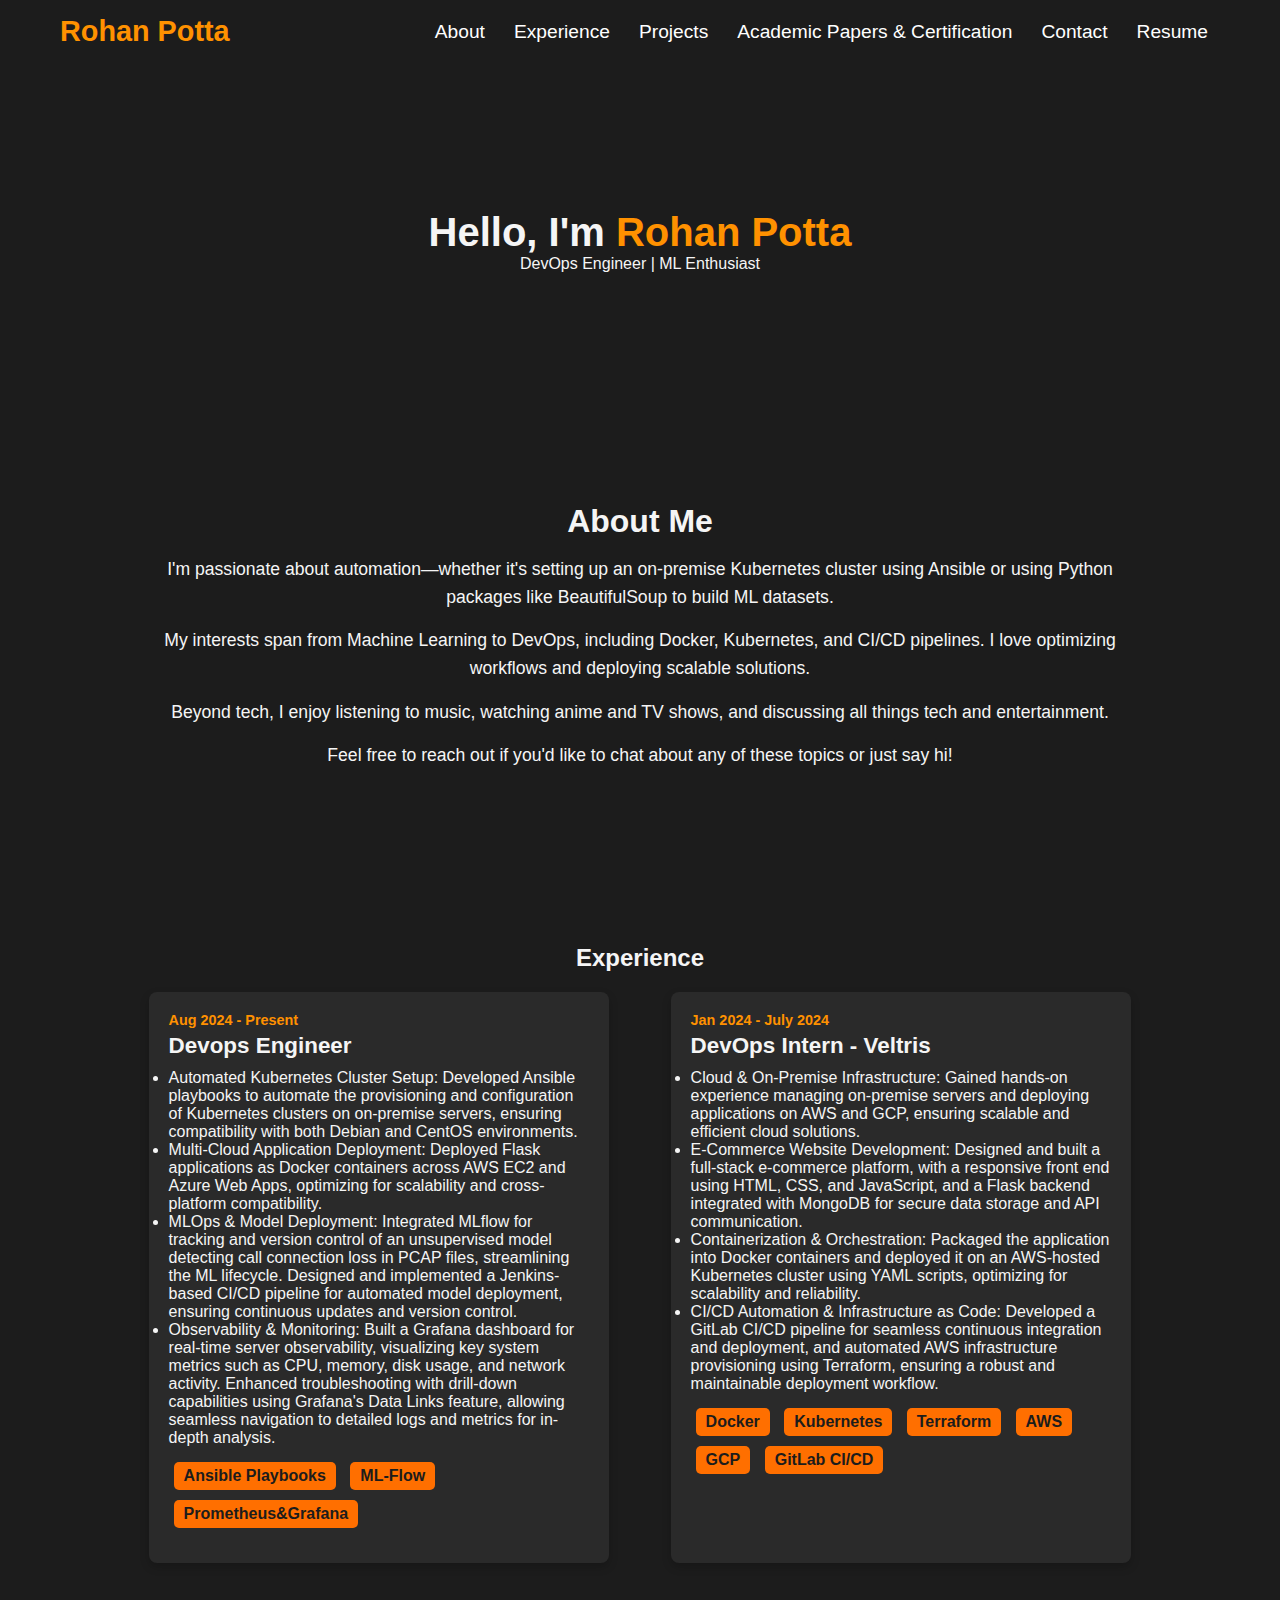
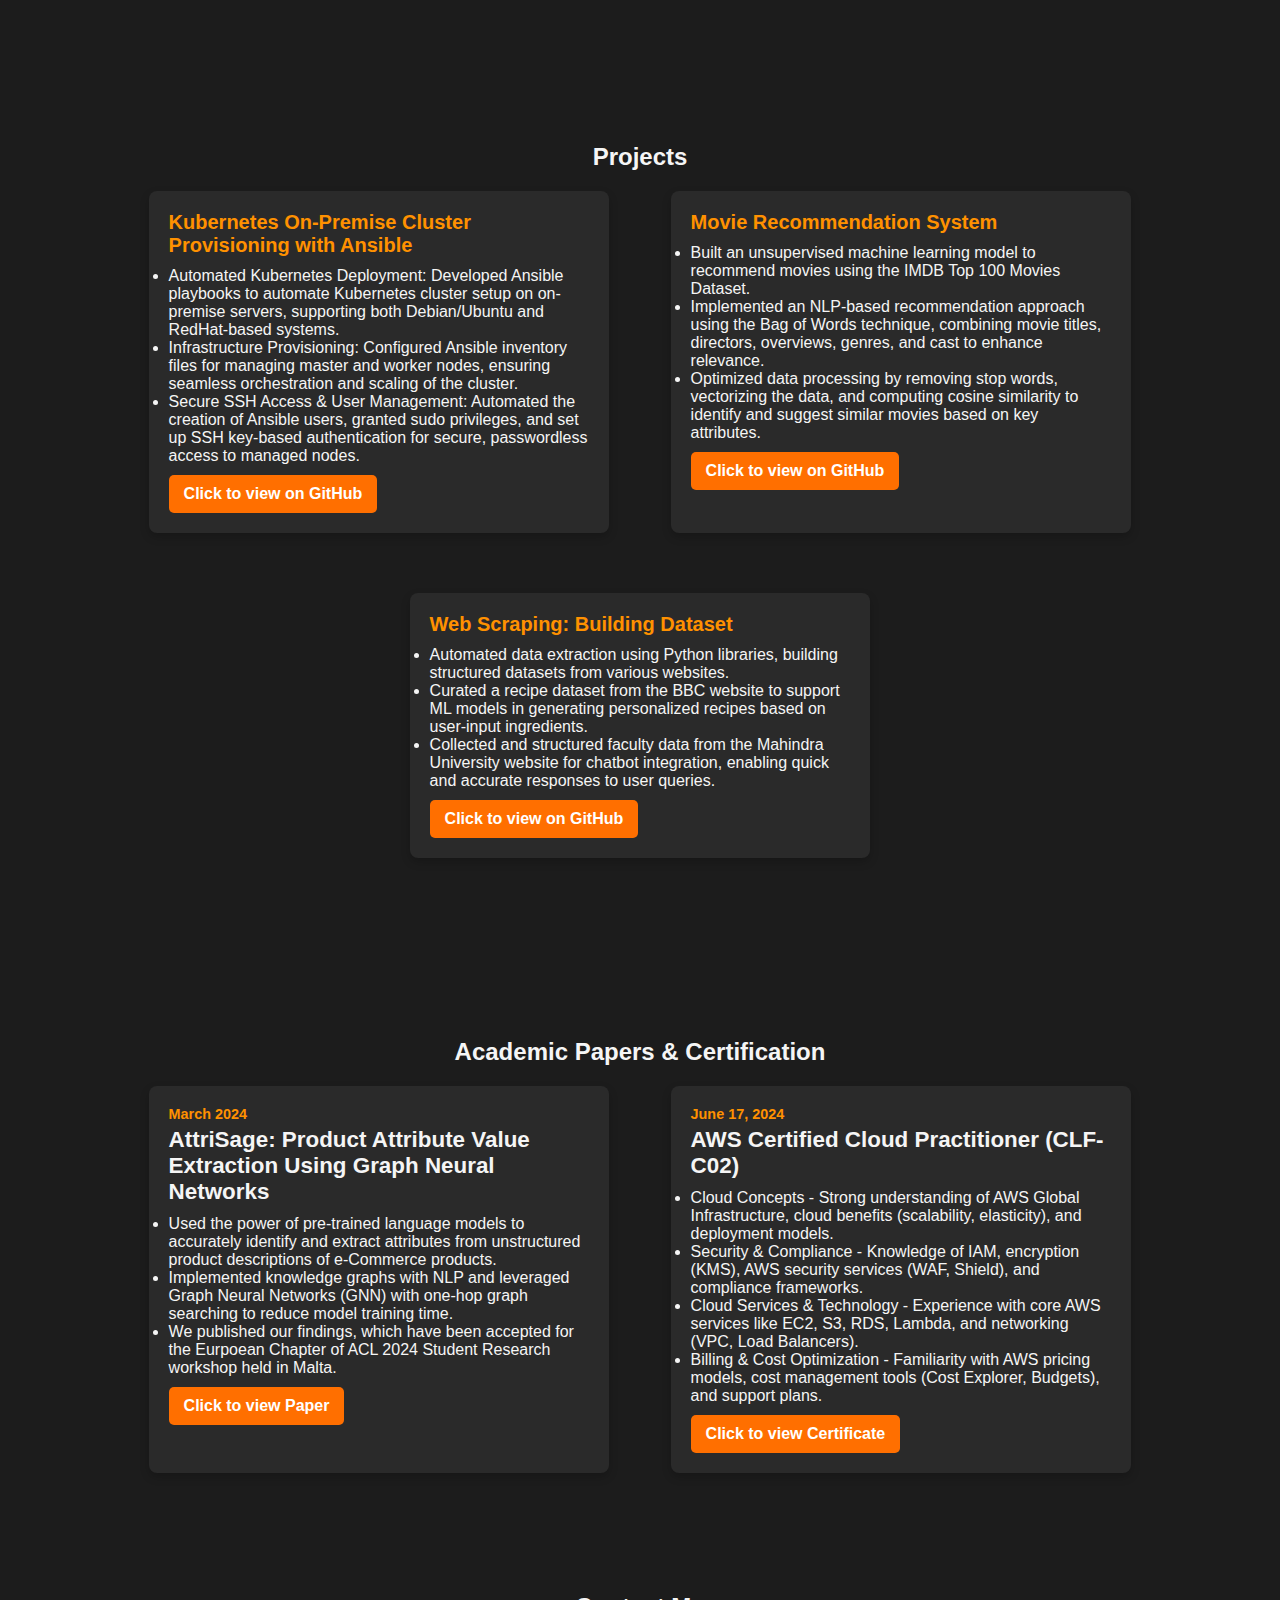
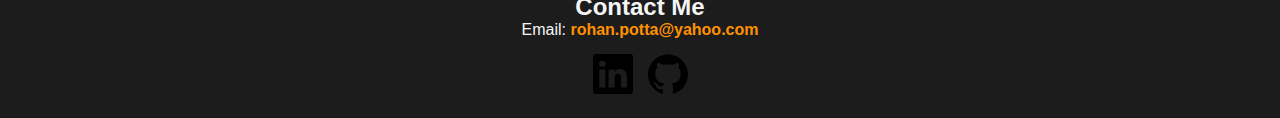
<file: index.html>
<!DOCTYPE html>
<html lang="en">
  <head>
    <meta charset="UTF-8" />
    <meta name="viewport" content="width=device-width, initial-scale=1.0" />
    <title>Portfolio</title>
    <link rel="stylesheet" href="styles.css" />
  </head>

  <body>
    <header>
      <nav>
        <div class="logo">Rohan Potta</div>
        <ul class="nav-links">
          <li><a href="#about">About</a></li>
          <li><a href="#experience">Experience</a></li>
          <li><a href="#projects">Projects</a></li>
          <li><a href="#certification">Academic Papers & Certification</a></li>
          <li><a href="#contact">Contact</a></li>
          <li>
            <a
              href="https://drive.google.com/file/d/1PVx97YilLZSlaDbV8SIs3SwPO1ZHGLB5/view?usp=sharing"
              target="_blank"
              >Resume</a
            >
          </li>
        </ul>
      </nav>
    </header>

    <section id="hero">
      <h1>Hello, I'm <span>Rohan Potta</span></h1>
      <p>DevOps Engineer | ML Enthusiast</p>
    </section>

    <section id="about">
      <h2>About Me</h2>
      <p>
        I'm passionate about automation—whether it's setting up an on-premise
        Kubernetes cluster using Ansible or using Python packages like
        BeautifulSoup to build ML datasets.
      </p>
      <p>
        My interests span from Machine Learning to DevOps, including Docker,
        Kubernetes, and CI/CD pipelines. I love optimizing workflows and
        deploying scalable solutions.
      </p>
      <p>
        Beyond tech, I enjoy listening to music, watching anime and TV shows,
        and discussing all things tech and entertainment.
      </p>
      <p>
        Feel free to reach out if you'd like to chat about any of these topics
        or just say hi!
      </p>
    </section>

    <section id="experience">
      <h2>Experience</h2>
      <div class="experience-container">
        <!-- experience 1 -->
        <div class="experience-card">
          <p class="exp-date">Aug 2024 - Present</p>
          <h3 class="exp-title">Devops Engineer</h3>
          <p class="exp-description"></p>
          <ul>
            <li>
              Automated Kubernetes Cluster Setup: Developed Ansible playbooks to
              automate the provisioning and configuration of Kubernetes clusters
              on on-premise servers, ensuring compatibility with both Debian and
              CentOS environments.
            </li>
            <li>
              Multi-Cloud Application Deployment: Deployed Flask applications as
              Docker containers across AWS EC2 and Azure Web Apps, optimizing
              for scalability and cross-platform compatibility.
            </li>
            <li>
              MLOps & Model Deployment: Integrated MLflow for tracking and
              version control of an unsupervised model detecting call connection
              loss in PCAP files, streamlining the ML lifecycle. Designed and
              implemented a Jenkins-based CI/CD pipeline for automated model
              deployment, ensuring continuous updates and version control.
            </li>
            <li>
              Observability & Monitoring: Built a Grafana dashboard for
              real-time server observability, visualizing key system metrics
              such as CPU, memory, disk usage, and network activity. Enhanced
              troubleshooting with drill-down capabilities using Grafana's Data
              Links feature, allowing seamless navigation to detailed logs and
              metrics for in-depth analysis.
            </li>
          </ul>

          <ul class="exp-tech">
            <li>Ansible Playbooks</li>
            <li>ML-Flow</li>
            <li>Prometheus&Grafana</li>
          </ul>
        </div>
        <!-- experience 2 -->
        <div class="experience-card">
          <p class="exp-date">Jan 2024 - July 2024</p>
          <h3 class="exp-title">DevOps Intern - Veltris</h3>
          <p class="exp-description"></p>
          <ul>
            <li>
              Cloud & On-Premise Infrastructure: Gained hands-on experience
              managing on-premise servers and deploying applications on AWS and
              GCP, ensuring scalable and efficient cloud solutions.
            </li>
            <li>
              E-Commerce Website Development: Designed and built a full-stack
              e-commerce platform, with a responsive front end using HTML, CSS,
              and JavaScript, and a Flask backend integrated with MongoDB for
              secure data storage and API communication.
            </li>
            <li>
              Containerization & Orchestration: Packaged the application into
              Docker containers and deployed it on an AWS-hosted Kubernetes
              cluster using YAML scripts, optimizing for scalability and
              reliability.
            </li>
            <li>
              CI/CD Automation & Infrastructure as Code: Developed a GitLab
              CI/CD pipeline for seamless continuous integration and deployment,
              and automated AWS infrastructure provisioning using Terraform,
              ensuring a robust and maintainable deployment workflow.
            </li>
          </ul>

          <ul class="exp-tech">
            <li>Docker</li>
            <li>Kubernetes</li>
            <li>Terraform</li>
            <li>AWS</li>
            <li>GCP</li>
            <li>GitLab CI/CD</li>
          </ul>
        </div>
      </div>
    </section>

    <section id="projects">
      <h2>Projects</h2>
      <div class="projects-container">
        <!-- Project 1 -->
        <div class="project-card">
          <h3>Kubernetes On-Premise Cluster Provisioning with Ansible</h3>
          <ul>
            <li>
              Automated Kubernetes Deployment: Developed Ansible playbooks to
              automate Kubernetes cluster setup on on-premise servers,
              supporting both Debian/Ubuntu and RedHat-based systems.
            </li>
            <li>
              Infrastructure Provisioning: Configured Ansible inventory files
              for managing master and worker nodes, ensuring seamless
              orchestration and scaling of the cluster.
            </li>
            <li>
              Secure SSH Access & User Management: Automated the creation of
              Ansible users, granted sudo privileges, and set up SSH key-based
              authentication for secure, passwordless access to managed nodes.
            </li>
          </ul>
          <a
            href="https://github.com/Rohan-Potta/k8s-onprem-ansible"
            target="_blank"
            class="github-button"
            >Click to view on GitHub</a
          >
        </div>

        <!-- Project 2 -->
        <div class="project-card">
          <h3>Movie Recommendation System</h3>
          <ul>
            <li>
              Built an unsupervised machine learning model to recommend movies
              using the IMDB Top 100 Movies Dataset.
            </li>
            <li>
              Implemented an NLP-based recommendation approach using the Bag of
              Words technique, combining movie titles, directors, overviews,
              genres, and cast to enhance relevance.
            </li>
            <li>
              Optimized data processing by removing stop words, vectorizing the
              data, and computing cosine similarity to identify and suggest
              similar movies based on key attributes.
            </li>
          </ul>
          <a
            href="https://github.com/Rohan-Potta/ml-movie-recommendation"
            target="_blank"
            class="github-button"
            >Click to view on GitHub</a
          >
        </div>

        <!-- Project 3 -->
        <div class="project-card">
          <h3>Web Scraping: Building Dataset</h3>
          <ul>
            <li>
              Automated data extraction using Python libraries, building
              structured datasets from various websites.
            </li>
            <li>
              Curated a recipe dataset from the BBC website to support ML models
              in generating personalized recipes based on user-input
              ingredients.
            </li>
            <li>
              Collected and structured faculty data from the Mahindra University
              website for chatbot integration, enabling quick and accurate
              responses to user queries.
            </li>
          </ul>
          <a
            href="https://github.com/Rohan-Potta/WebScraping"
            target="_blank"
            class="github-button"
            >Click to view on GitHub</a
          >
        </div>
      </div>
    </section>

    <section id="certification">
      <h2>Academic Papers & Certification</h2>
      <div class="certification-container">
        <!-- certification 1 -->
        <div class="certification-card">
          <p class="certification-date">March 2024</p>
          <h3 class="certification-title">AttriSage: Product Attribute Value Extraction Using Graph Neural Networks</h3>
          <p class="certification-description"></p>
          <ul>
            <li>
              Used the power of pre-trained language models to accurately
              identify and extract attributes from unstructured product
              descriptions of e-Commerce products.
            </li>
            <li>
              Implemented knowledge graphs with NLP and leveraged Graph Neural
              Networks (GNN) with one-hop graph searching to reduce model
              training time.
            </li>
            <li>
              We published our findings, which have been accepted for the
              Eurpoean Chapter of ACL 2024 Student Research workshop held in
              Malta.
            </li>
          <!-- </ul>
          <ul class="certification-tech">
            <li>Ansible Playbooks</li>
            <li>ML-Flow</li>
            <li>Prometheus&Grafana</li>
          </ul> -->
          <a
          href="https://aclanthology.org/2024.eacl-srw.8/"
          target="_blank"
          class="github-button"
          >Click to view Paper</a
        >
        </div>
        <!-- certification 2 -->
        <div class="certification-card">
          <p class="certification-date">June 17, 2024</p>
          <h3 class="certification-title">AWS Certified Cloud Practitioner (CLF-C02)</h3>
          <p class="certification-description"></p>
          <ul>
            <li>
              Cloud Concepts - Strong understanding of AWS Global Infrastructure, cloud benefits (scalability, elasticity), and deployment models.
            </li>
            <li>
              Security & Compliance - Knowledge of IAM, encryption (KMS), AWS security services (WAF, Shield), and compliance frameworks.
            </li>
            <li>
              Cloud Services & Technology - Experience with core AWS services like EC2, S3, RDS, Lambda, and networking (VPC, Load Balancers).
            </li>
            <li>
              Billing & Cost Optimization - Familiarity with AWS pricing models, cost management tools (Cost Explorer, Budgets), and support plans.
            </li>
          </ul>

          <!-- <ul class="certification-tech">
            <li>Docker</li>
            <li>Kubernetes</li>
            <li>Terraform</li>
            <li>AWS</li>
            <li>GCP</li>
            <li>GitLab CI/CD</li>
          </ul> -->
          <a
          href="https://drive.google.com/file/d/1gk5iLp6-vSuqVZQIf7b3ewXQqJQ-95Qt/view?usp=sharing"
          target="_blank"
          class="github-button"
          >Click to view Certificate</a
        >
        </div>
      </div>
    </section>

    <section id="contact">
      <h2>Contact Me</h2>
      <p>
        Email:
        <a href="mailto:rohan.potta@yahoo.com" class="contact-link"
          >rohan.potta@yahoo.com</a
        >
      </p>

      <div class="contact-icons">
        <a
          href="https://www.linkedin.com/in/rohan-potta/"
          target="_blank"
          class="social-icon"
        >
          <img src="icons/linkedin.svg" alt="LinkedIn" />
        </a>

        <a
          href="https://github.com/Rohan-Potta"
          target="_blank"
          class="social-icon"
        >
          <img src="icons/github.svg" alt="GitHub" />
        </a>
      </div>
    </section>
  </body>
</html>
</file>
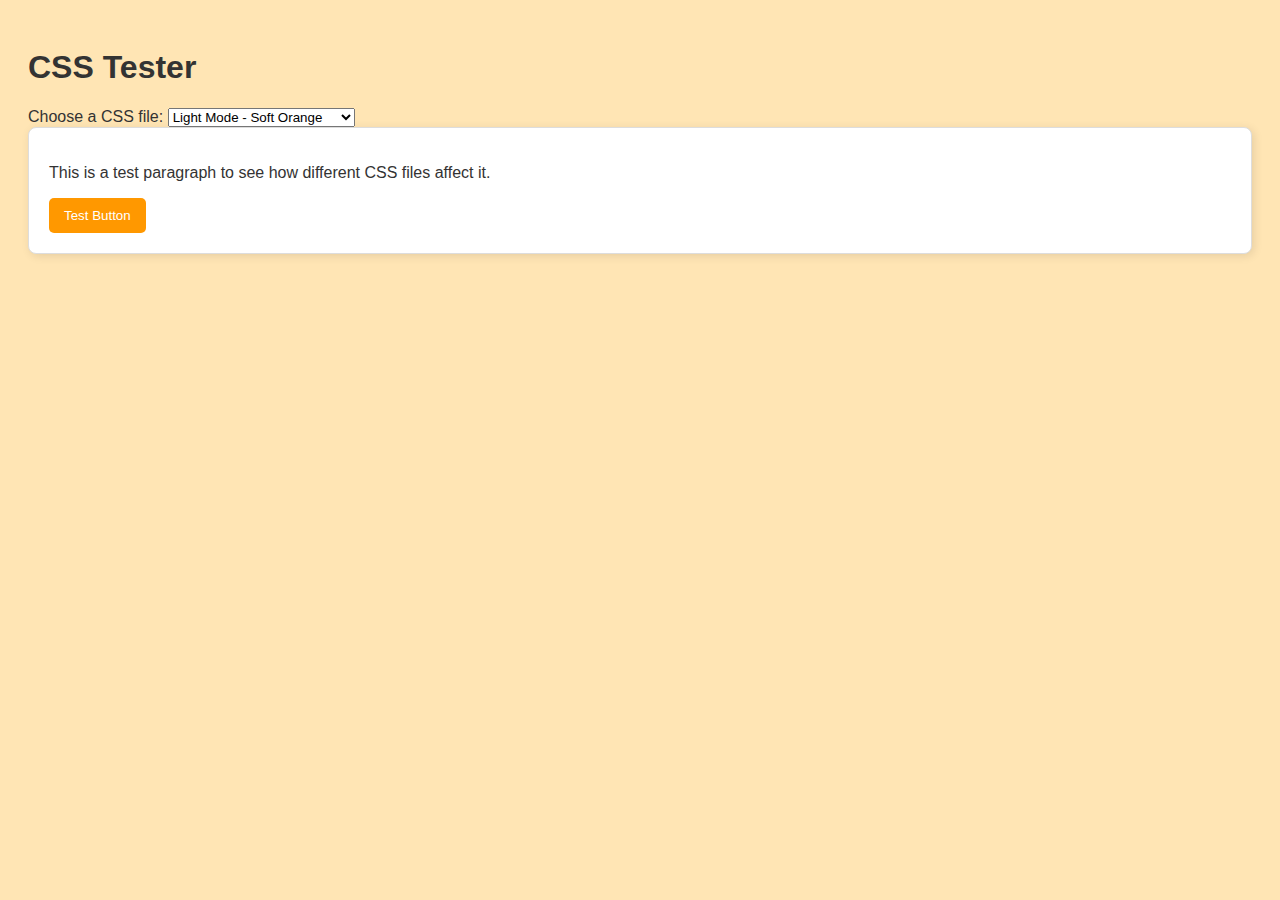
<file: CSS_Test/main.html>
<!DOCTYPE html>
<html lang="en">
<head>
    <meta charset="UTF-8">
    <meta name="viewport" content="width=device-width, initial-scale=1.0">
    <title>CSS Switcher</title>
    <link id="stylesheet" rel="stylesheet" href="style1.css">
    <style>
        body { font-family: Arial, sans-serif; padding: 20px; }
        .content { padding: 20px; border: 1px solid #ddd; }
    </style>
</head>
<body>
    <h1>CSS Tester</h1>
    <label for="cssSelector">Choose a CSS file:</label>
    <select id="cssSelector">
        <option value="style1.css">Light Mode - Soft Orange</option>
        <option value="style2.css">Dark Mode - Bold Orange</option>
        <option value="style3.css">Light Mode - Muted Warm</option>
        <option value="style4.css">Dark Mode - Muted Warm</option>
        <option value="style5.css">Light Mode - Minimalist Soft</option>
        <option value="style6.css">Dark Mode - Minimalist Soft</option>
    </select>
    
    <div class="content">
        <p>This is a test paragraph to see how different CSS files affect it.</p>
        <button>Test Button</button>
    </div>

    <script>
        document.getElementById("cssSelector").addEventListener("change", function() {
            document.getElementById("stylesheet").setAttribute("href", this.value);
        });
    </script>
</body>
</html>
</file>
<file: styles.css>
/* General Styles */
body {
  margin: 0;
  font-family: Arial, sans-serif;
  background: #1c1c1c; /* Unified Background */
  color: #f5f5f5; /* Light Gray */
  transition: background 0.3s, color 0.3s;
}

/* Reset default margin & padding */
* {
  margin: 0;
  padding: 0;
  box-sizing: border-box;
}

/* Header styling */
header {
  background: #1c1c1c; /* Dark background */
  padding: 15px 0;
  width: 100%;
  position: fixed; /* Stick to the top */
  top: 0;
  left: 0;
  z-index: 1000;
}
/* Navbar container */
nav {
  display: flex;
  justify-content: space-between; /* Space between logo & links */
  align-items: center;
  max-width: 1200px;
  margin: 0 auto;
  padding: 0 20px;
}

/* Logo */
.logo {
  font-size: 1.8rem;
  font-weight: bold;
  color: #ff9100; /* Primary orange */
  white-space: nowrap; /* Prevents text from breaking */
}

/* Navbar links */
.nav-links {
  list-style: none;
  display: flex;
  gap: 5px; /* Ensures spacing */
}

.nav-links li {
  display: inline-block;
}

.nav-links a {
  text-decoration: none;
  color: #fff; /* White text */
  font-size: 1.2rem;
  font-weight: 500;
  transition: color 0.3s ease;
  padding: 8px 12px; /* Adds clickable area */
}

.nav-links a:hover {
  color: #ff9100; /* Orange highlight on hover */
}

/* Sections */
section {
  padding: 80px 10%;
  text-align: center;
  background: #1c1c1c; /* Ensures uniform background */
}

/* Hero Section */
#hero {
  text-align: center;
  padding: 150px 20px;
  margin-top: 60px;
}

#hero h1 {
  font-size: 2.5rem;
}

#hero span {
  color: #ff9100; /* Bright Orange */
}

/* About Me Section */

#about {
  text-align: center;
  padding: 80px 10%;
  background: #1c1c1c;
}

#about h2 {
  /* color: #FF9100; Primary Orange */
  font-size: 2rem;
  margin-bottom: 15px;
}

#about p {
  color: #f5f5f5; /* Light Gray Text */
  font-size: 1.1rem;
  line-height: 1.6;
  margin-bottom: 15px;
}

/* Project Section */
.projects-container {
  display: flex;
  gap: 20px;
  justify-content: center; /* Centers the cards horizontally */
  flex-wrap: wrap; /* Allows wrapping if space is limited */
}

.project-card {
  background: #2a2a2a;
  padding: 20px;
  margin: 20px auto;
  width: 45%;
  max-width: 600px;
  border-radius: 8px;
  box-shadow: 0px 4px 10px rgba(0, 0, 0, 0.2);
  text-align: left;
}

.project-card h3 {
  color: #ff9100; /* Primary orange */
  font-size: 20px;
  margin-bottom: 10px;
}

.project-card p {
  color: #f5f5f5; /* Light text */
  font-size: 16px;
}

.github-button {
  display: inline-block;
  background: #ff6f00; /* Deep Orange */
  color: white;
  padding: 10px 15px;
  border-radius: 5px;
  text-decoration: none;
  font-weight: bold;
  margin-top: 10px;
  display: inline-block;
}

.github-button:hover {
  background: #ff9100; /* Lighter orange on hover */
}

/* Contact Section */
#contact {
  text-align: center;
  padding: 20px;
}

.contact-link {
  color: #ff9100; /* Primary Orange */
  text-decoration: none;
  font-weight: bold;
}

.contact-link:hover {
  text-decoration: underline;
}

/* Social Icons */
.contact-icons {
  margin-top: 15px;
  display: flex;
  justify-content: center;
  gap: 15px;
}

.social-icon img {
  width: 40px; /* Adjust size */
  height: 40px;
  transition: transform 0.2s ease-in-out;
}

.social-icon img:hover {
  transform: scale(1.1); /* Slight zoom on hover */
}

/* Resume Link */
#resume {
  font-size: 1.2rem;
  text-decoration: none;
  color: #ff9100;
  font-weight: bold;
}

#resume:hover {
  color: #ff6f00;
}

/* Fix for Small Screens */
@media (max-width: 768px) {
  nav {
    flex-direction: column;
    align-items: center;
  }

  .nav-links {
    flex-direction: column;
    gap: 10px;
  }

  .logo {
    margin-bottom: 10px;
  }
}

/* Experience Section */
#experience {
  text-align: center;
  padding: 80px 10%;
  background: #1c1c1c;
}

.experience-container {
  display: flex;
  gap: 20px;
  justify-content: center; /* Centers the cards horizontally */
  flex-wrap: wrap; /* Allows wrapping if space is limited */
}

/* Experience Cards */
.experience-card {
  background: #2a2a2a;
  padding: 20px;
  margin: 20px auto;
  width: 45%;
  max-width: 600px;
  border-radius: 8px;
  box-shadow: 0px 4px 10px rgba(0, 0, 0, 0.2);
  text-align: left;
}

/* Experience Date */
.exp-date {
  font-size: 0.9rem;
  color: #ff9100;
  font-weight: bold;
}

/* Experience Title */
.exp-title {
  font-size: 1.4rem;
  color: #f5f5f5;
  margin: 5px 0;
}

/* Experience Description */
.exp-description {
  font-size: 1rem;
  color: #f5f5f5;
  margin: 10px 0;
}

/* Technologies List */
.exp-tech {
  list-style-type: none;
  padding: 0;
  margin: 10px 0;
}

.exp-tech li {
  display: inline-block;
  background: #ff6f00;
  color: #1c1c1c;
  padding: 5px 10px;
  border-radius: 5px;
  margin: 5px;
  font-weight: bold;
}


/* Experience Section */
#certification {
  text-align: center;
  padding: 80px 10%;
  background: #1c1c1c;
}

.certification-container {
  display: flex;
  gap: 20px;
  justify-content: center; /* Centers the cards horizontally */
  flex-wrap: wrap; /* Allows wrapping if space is limited */
}

/* certification Cards */
.certification-card {
  background: #2a2a2a;
  padding: 20px;
  margin: 20px auto;
  width: 45%;
  max-width: 600px;
  border-radius: 8px;
  box-shadow: 0px 4px 10px rgba(0, 0, 0, 0.2);
  text-align: left;
}

/* certification Date */
.certification-date {
  font-size: 0.9rem;
  color: #ff9100;
  font-weight: bold;
}

/* certification Title */
.certification-title {
  font-size: 1.4rem;
  color: #f5f5f5;
  margin: 5px 0;
}

/* certification Description */
.certification-description {
  font-size: 1rem;
  color: #f5f5f5;
  margin: 10px 0;
}

/* certification Technologies List */
.certification-tech {
  list-style-type: none;
  padding: 0;
  margin: 10px 0;
}

.certification-tech li {
  display: inline-block;
  background: #ff6f00;
  color: #1c1c1c;
  padding: 5px 10px;
  border-radius: 5px;
  margin: 5px;
  font-weight: bold;
}
</file>
<file: CSS_Test/style1.css>
/*Light Theme - Soft Orange*/

body {
    background-color: #FFE5B4; /* Soft orange */
    color: #333;
    font-family: Arial, sans-serif;
}

.content {
    background-color: #FFF;
    padding: 20px;
    border-radius: 8px;
    box-shadow: 2px 2px 10px rgba(0, 0, 0, 0.1);
}

button {
    background-color: #FF9800; /* Orange */
    color: white;
    border: none;
    padding: 10px 15px;
    border-radius: 5px;
    cursor: pointer;
}

button:hover {
    background-color: #E68900;
}
</file>
